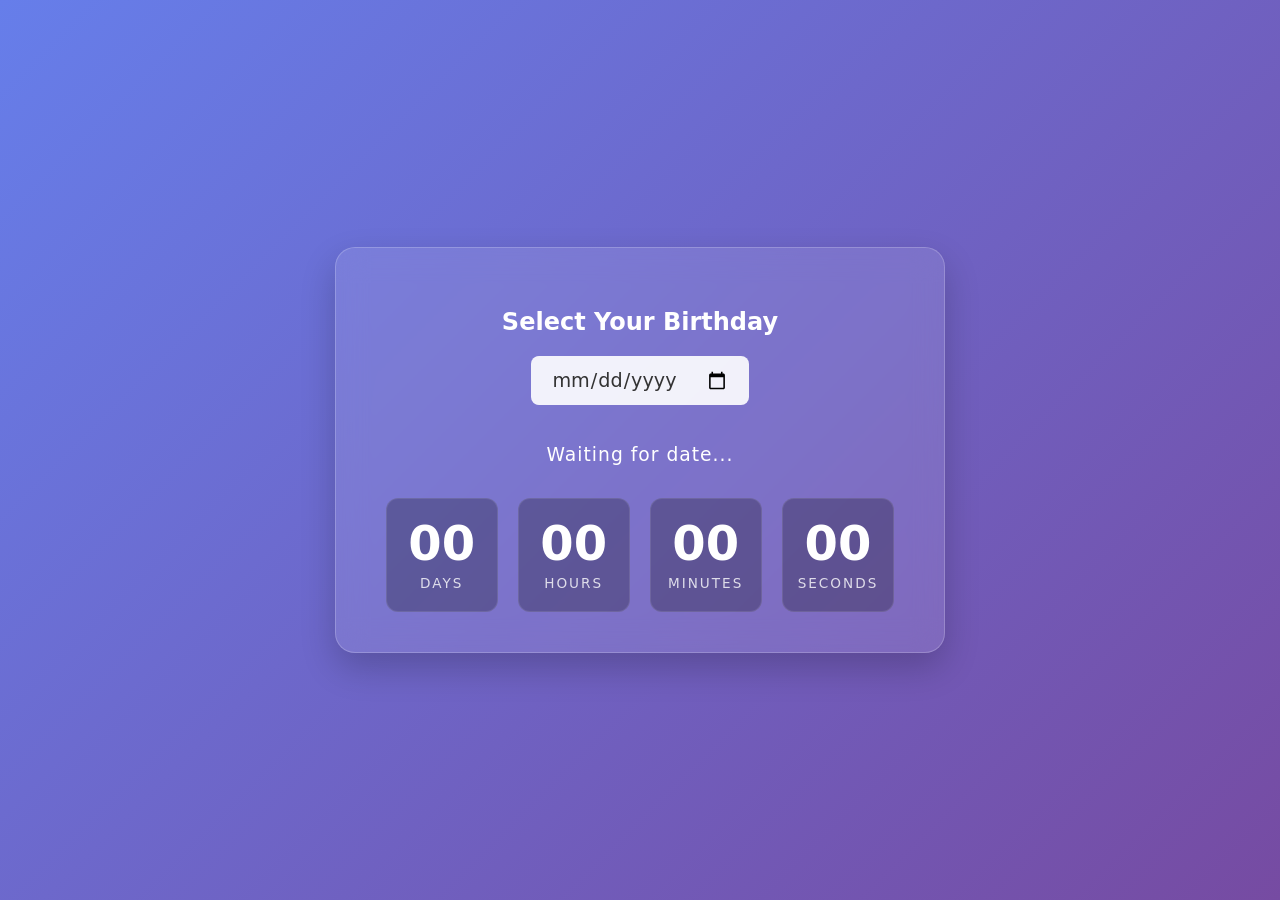
<file: Birthday counter/index.html>
<!DOCTYPE html>
<html lang="en">
<head>
    <meta charset="UTF-8">
    <meta name="viewport" content="width=device-width, initial-scale=1.0">
    <title>Perfect Birthday Countdown</title>
    <link rel="stylesheet" href="style.css">
</head>
<body>

    <div class="glass-panel">
        <h2>Select Your Birthday</h2>
        <input type="date" id="bday-input">
        
        <h3 id="message">Waiting for date...</h3>

        <div class="timer">
            <div class="time-box">
                <span id="days">00</span>
                <p>Days</p>
            </div>
            <div class="time-box">
                <span id="hours">00</span>
                <p>Hours</p>
            </div>
            <div class="time-box">
                <span id="minutes">00</span>
                <p>Minutes</p>
            </div>
            <div class="time-box">
                <span id="seconds">00</span>
                <p>Seconds</p>
            </div>
        </div>
    </div>

    <script src="script.js"></script>
</body>
</html>
</file>
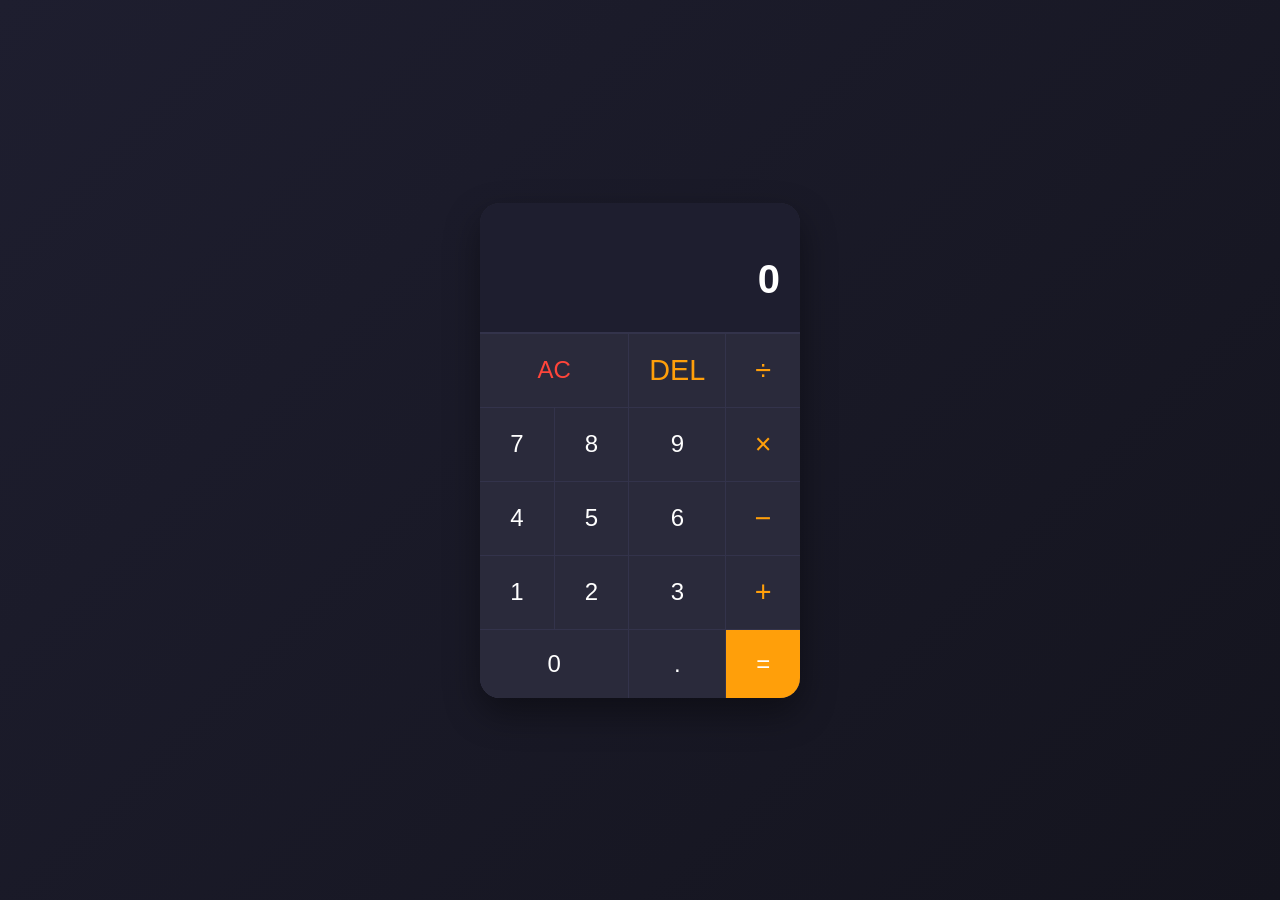
<file: Calculator/index.html>
<!DOCTYPE html>
<html lang="en">
<head>
    <meta charset="UTF-8">
    <meta name="viewport" content="width=device-width, initial-scale=1.0">
    <title>Calculator</title>
    <link rel="stylesheet" href="style.css">
</head>
<body>

    <div class="calculator">
        <div class="display">
            <div class="previous-operand" id="previous-operand"></div>
            <div class="current-operand" id="current-operand">0</div>
        </div>
        
        <div class="buttons">
            <button class="btn clear" id="clear">AC</button>
            <button class="btn operator" data-action="delete">DEL</button>
            <button class="btn operator" data-action="/">÷</button>
            
            <button class="btn number">7</button>
            <button class="btn number">8</button>
            <button class="btn number">9</button>
            <button class="btn operator" data-action="*">×</button>
            
            <button class="btn number">4</button>
            <button class="btn number">5</button>
            <button class="btn number">6</button>
            <button class="btn operator" data-action="-">−</button>
            
            <button class="btn number">1</button>
            <button class="btn number">2</button>
            <button class="btn number">3</button>
            <button class="btn operator" data-action="+">+</button>
            
            <button class="btn number zero">0</button>
            <button class="btn number">.</button>
            <button class="btn equal" id="equal">=</button>
        </div>
    </div>

    <script src="script.js"></script>
</body>
</html>
</file>
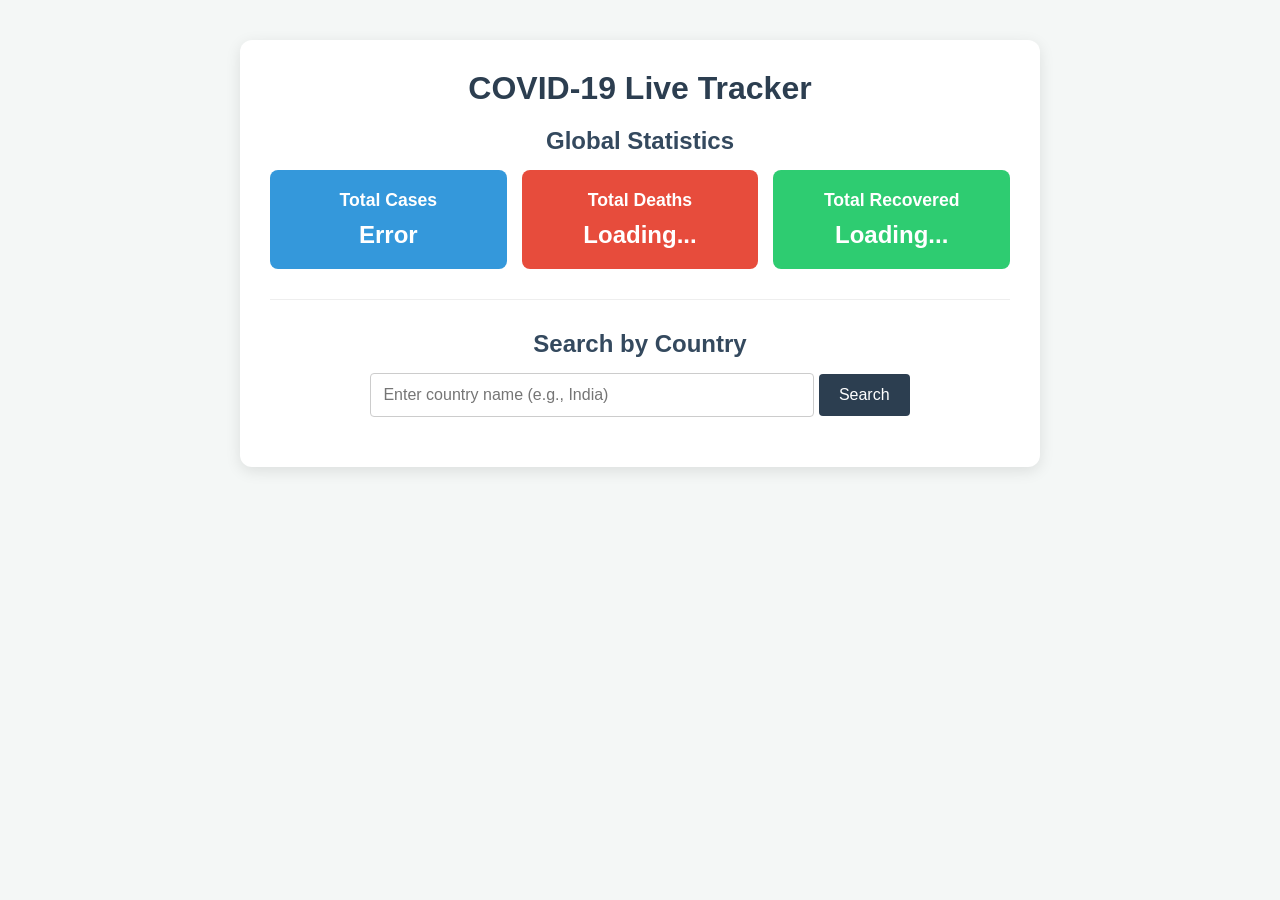
<file: Corona API/index.html>
<!DOCTYPE html>
<html lang="en">
<head>
    <meta charset="UTF-8">
    <meta name="viewport" content="width=device-width, initial-scale=1.0">
    <title>COVID-19 Tracker</title>
    <link rel="stylesheet" href="style.css">
</head>
<body>
    <div class="container">
        <h1>COVID-19 Live Tracker</h1>
        
        <h2>Global Statistics</h2>
        <div class="stats-container">
            <div class="card cases">
                <h3>Total Cases</h3>
                <p id="global-cases">Loading...</p>
            </div>
            <div class="card deaths">
                <h3>Total Deaths</h3>
                <p id="global-deaths">Loading...</p>
            </div>
            <div class="card recovered">
                <h3>Total Recovered</h3>
                <p id="global-recovered">Loading...</p>
            </div>
        </div>

        <hr>

        <h2>Search by Country</h2>
        <div class="search-box">
            <input type="text" id="country-input" placeholder="Enter country name (e.g., India)">
            <button id="search-btn">Search</button>
        </div>
        
        <div id="country-result" class="country-result hidden">
            <h3 id="country-name">Country Name</h3>
            <div class="stats-container">
                <div class="card cases">
                    <h4>Cases</h4>
                    <p id="country-cases">-</p>
                </div>
                <div class="card deaths">
                    <h4>Deaths</h4>
                    <p id="country-deaths">-</p>
                </div>
                <div class="card recovered">
                    <h4>Recovered</h4>
                    <p id="country-recovered">-</p>
                </div>
            </div>
        </div>
    </div>

    <script src="script.js"></script>
</body>
</html>
</file>
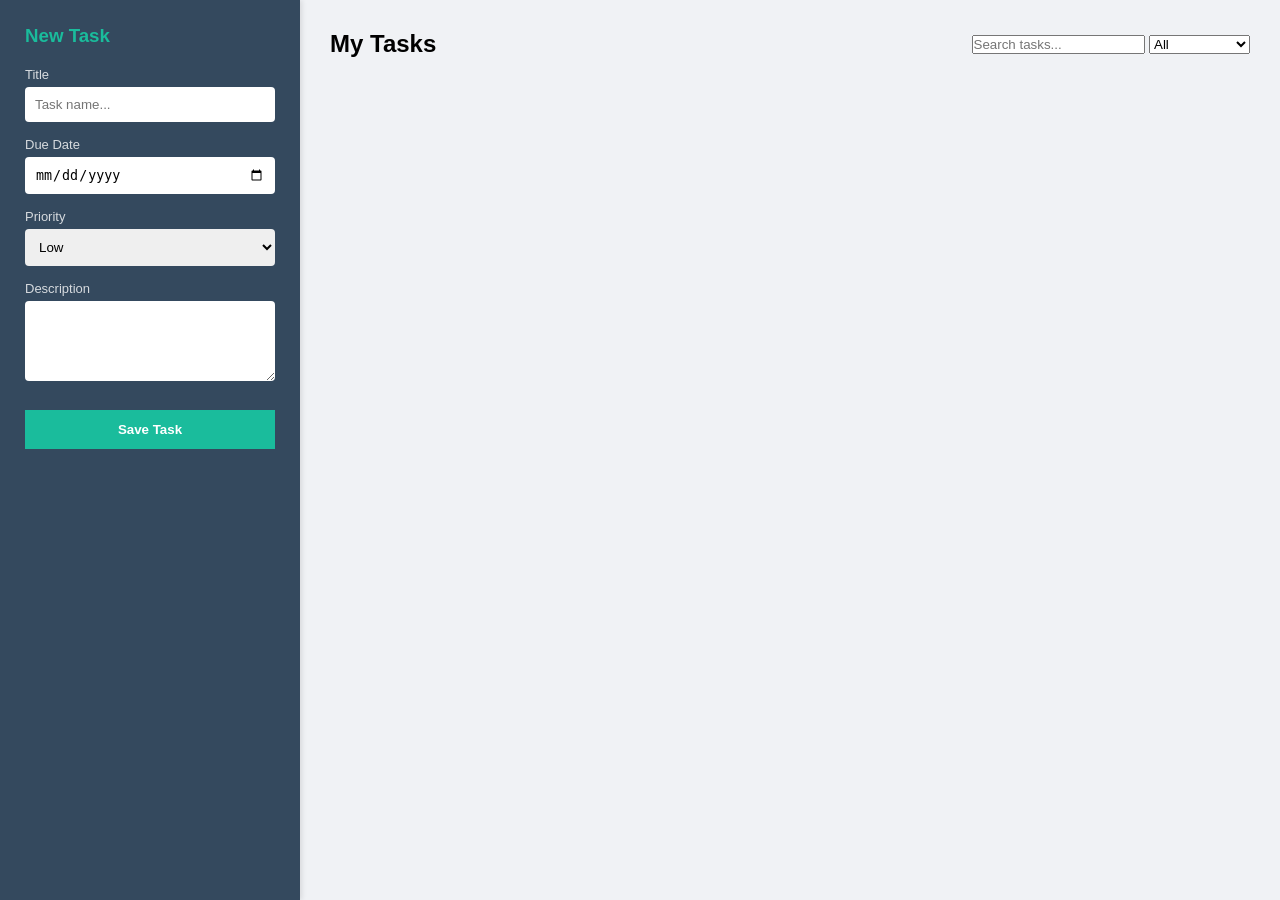
<file: Exam/index.html>
<!DOCTYPE html>
<html lang="hi">
<head>
    <meta charset="UTF-8">
    <title>Task Runner - Manager</title>
    <link rel="stylesheet" href="style.css">
</head>
<body>

<div class="main-wrapper">

    <aside class="sidebar">
        <h3>New Task</h3>
        <div class="input-box">
            <label>Title</label>
            <input type="text" id="inpTitle" placeholder="Task name...">
            
            <label>Due Date</label>
            <input type="date" id="inpDate">
            
            <label>Priority</label>
            <select id="inpPriority">
                <option value="low">Low</option>
                <option value="medium">Medium</option>
                <option value="high">High</option>
            </select>
            
            <label>Description</label>
            <textarea id="inpDesc" rows="4"></textarea>
            
            <button id="saveTaskBtn">Save Task</button>
        </div>
    </aside>

   
    <main class="content">
        <header class="top-bar">
            <h2>My Tasks</h2>
            <div class="search-box">
                <input type="text" id="searchBar" placeholder="Search tasks...">
                <select id="filterBy">
                    <option value="all">All</option>
                    <option value="high">High Only</option>
                    <option value="medium">Medium Only</option>
                    <option value="low">Low Only</option>
                </select>
            </div>
        </header>

        <div id="tasksGrid" class="grid-view">
         
        </div>
    </main>
</div>

<script src="script.js"></script>
</body>
</html>
</file>
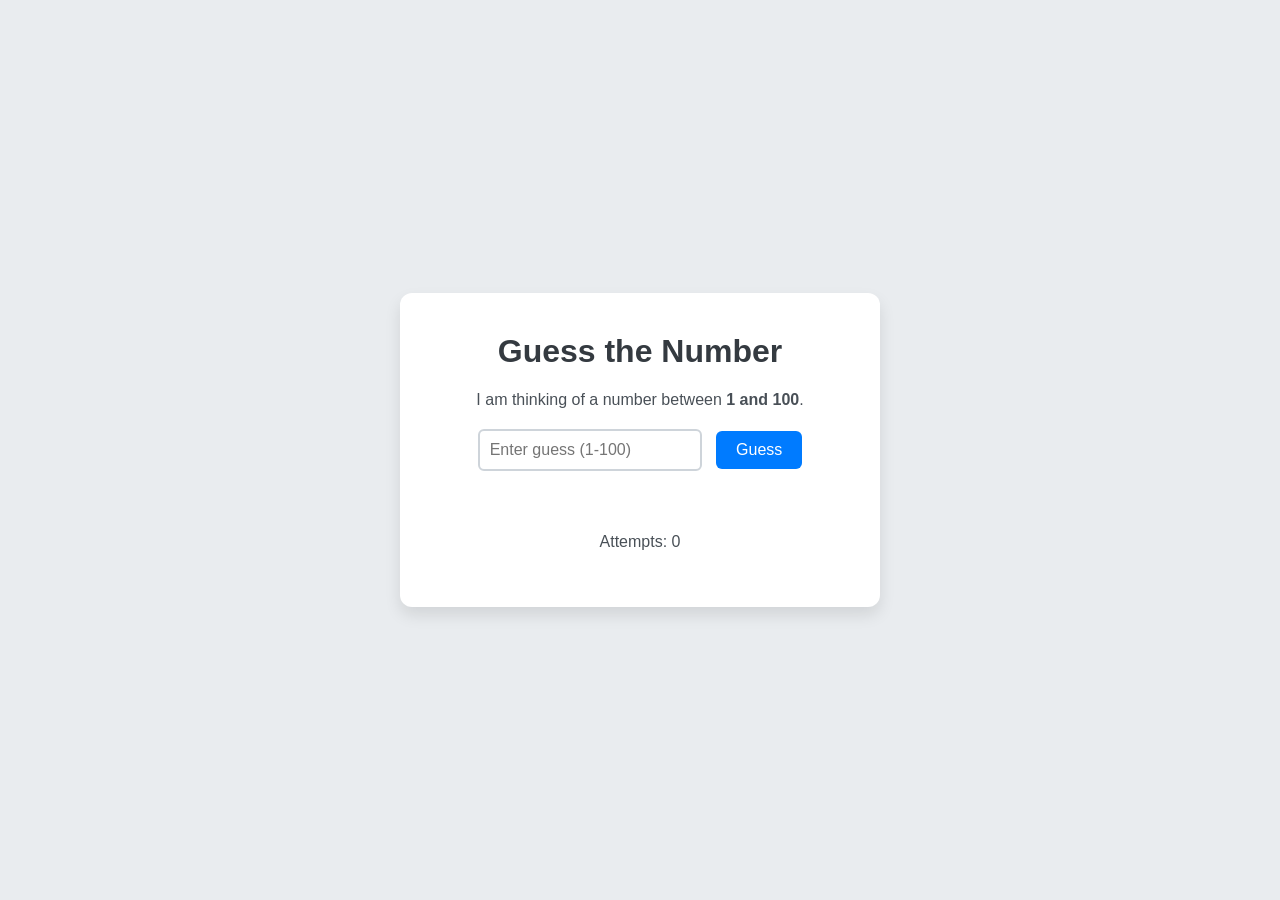
<file: Guess number/index.html>
<!DOCTYPE html>
<html lang="en">
<head>
  <meta charset="UTF-8">
  <meta name="viewport" content="width=device-width, initial-scale=1.0">
  <title>Guess the Number</title>
  <link rel="stylesheet" href="style.css">
</head>
<body>

  <div class="game-container">
    <h1>Guess the Number</h1>
    <p>I am thinking of a number between <strong>1 and 100</strong>.</p>
    
    <div class="input-section">
      <input type="number" id="guessInput" placeholder="Enter guess (1-100)" min="1" max="100">
      <button id="submitBtn">Guess</button>
    </div>

    <p id="message"></p>
    <p id="attempts">Attempts: 0</p>
    
    <button id="restartBtn" style="display: none;">Play Again</button>
  </div>

  <script src="script.js"></script>
</body>
</html>
</file>
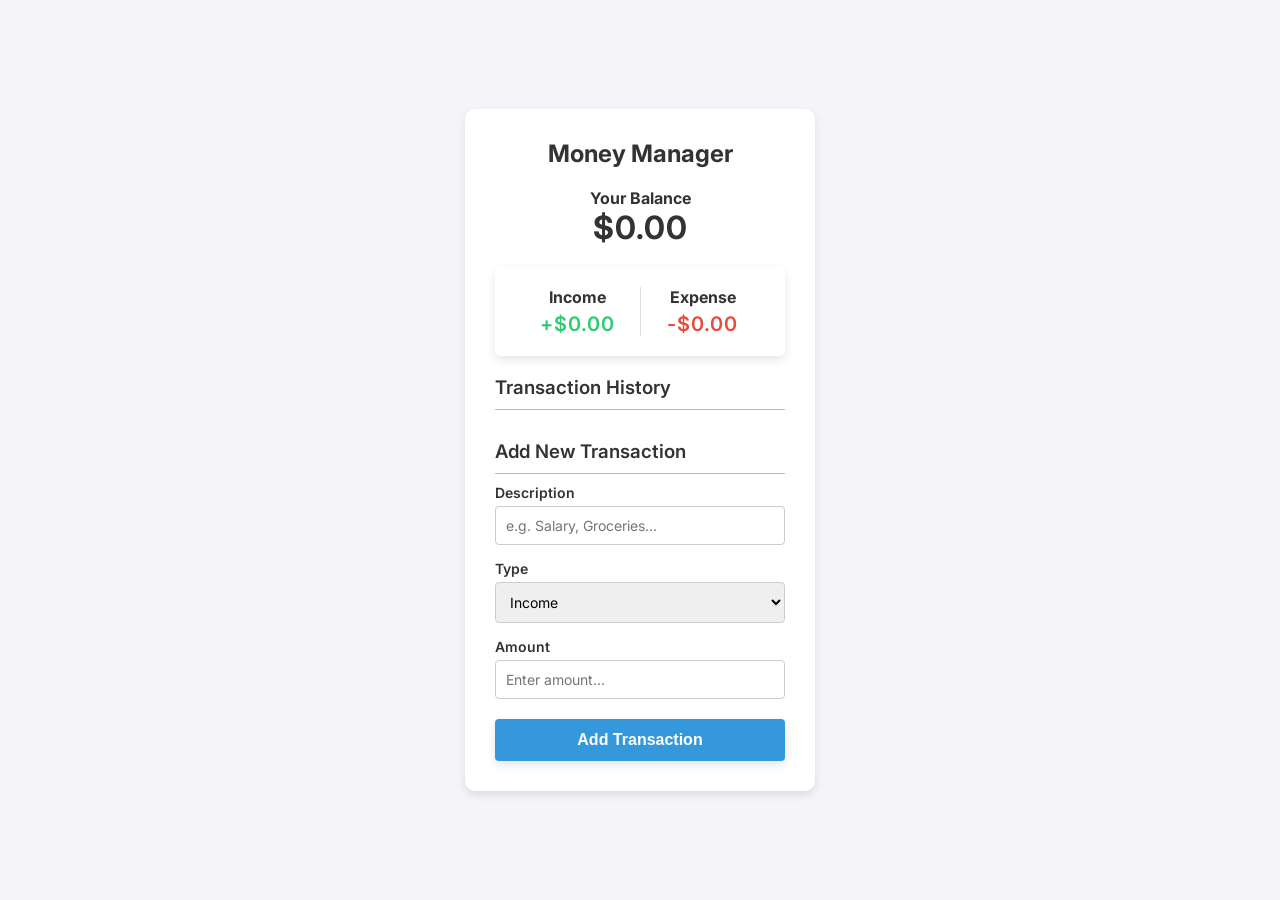
<file: Money manager/index.html>
<!DOCTYPE html>
<html lang="en">
<head>
    <meta charset="UTF-8">
    <meta name="viewport" content="width=device-width, initial-scale=1.0">
    <title>Money Manager</title>
    <link rel="stylesheet" href="style.css">
</head>
<body>
    <div class="container">
        <h2>Money Manager</h2>
        
        <div class="balance-container">
            <h4>Your Balance</h4>
            <h1 id="balance">$0.00</h1>
        </div>

        <div class="inc-exp-container">
            <div>
                <h4>Income</h4>
                <p id="money-plus" class="money plus">+$0.00</p>
            </div>
            <div>
                <h4>Expense</h4>
                <p id="money-minus" class="money minus">-$0.00</p>
            </div>
        </div>

        <h3>Transaction History</h3>
        <ul id="list" class="list">
            </ul>

        <h3>Add New Transaction</h3>
        <form id="form">
            <div class="form-control">
                <label for="text">Description</label>
                <input type="text" id="text" placeholder="e.g. Salary, Groceries..." required />
            </div>
            
            <div class="form-control">
                <label for="type">Type</label>
                <select id="type" required>
                    <option value="income">Income</option>
                    <option value="expense">Expense</option>
                </select>
            </div>

            <div class="form-control">
                <label for="amount">Amount</label>
                <input type="number" id="amount" placeholder="Enter amount..." min="0.01" step="0.01" required />
            </div>
            
            <button class="btn">Add Transaction</button>
        </form>
    </div>

    <script src="script.js"></script>
</body>
</html>
</file>
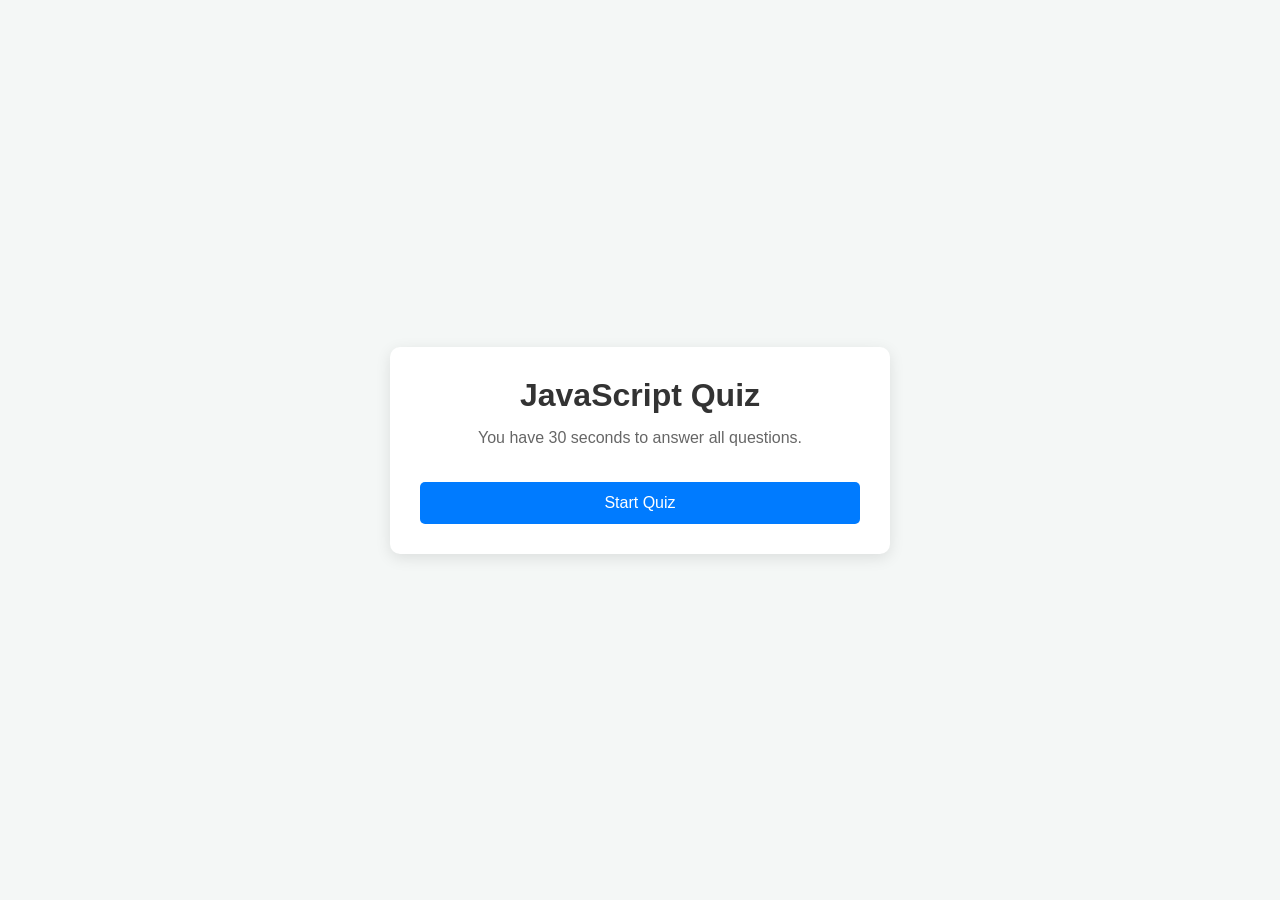
<file: Quiz with timer/index.html>
<!DOCTYPE html>
<html lang="en">
<head>
    <meta charset="UTF-8">
    <meta name="viewport" content="width=device-width, initial-scale=1.0">
    <title>Quiz App with Timer</title>
    <link rel="stylesheet" href="style.css">
</head>
<body>

    <div class="app-container">
        <div id="start-screen" class="screen active">
            <h1>JavaScript Quiz</h1>
            <p>You have 30 seconds to answer all questions.</p>
            <button id="start-btn" class="btn">Start Quiz</button>
        </div>

        <div id="quiz-screen" class="screen">
            <div class="header">
                <span id="question-tracker">Question 1 / 3</span>
                <span class="timer">Time Left: <span id="time">30</span>s</span>
            </div>
            
            <h2 id="question-text">Question goes here</h2>
            <div id="options-container">
                </div>
            
            <button id="next-btn" class="btn hide">Next Question</button>
        </div>

        <div id="result-screen" class="screen">
            <h2>Quiz Completed!</h2>
            <p>Your Final Score:</p>
            <h1 id="final-score">0/3</h1>
            <button id="restart-btn" class="btn">Restart Quiz</button>
        </div>
    </div>

    <script src="script.js"></script>
</body>
</html>
</file>
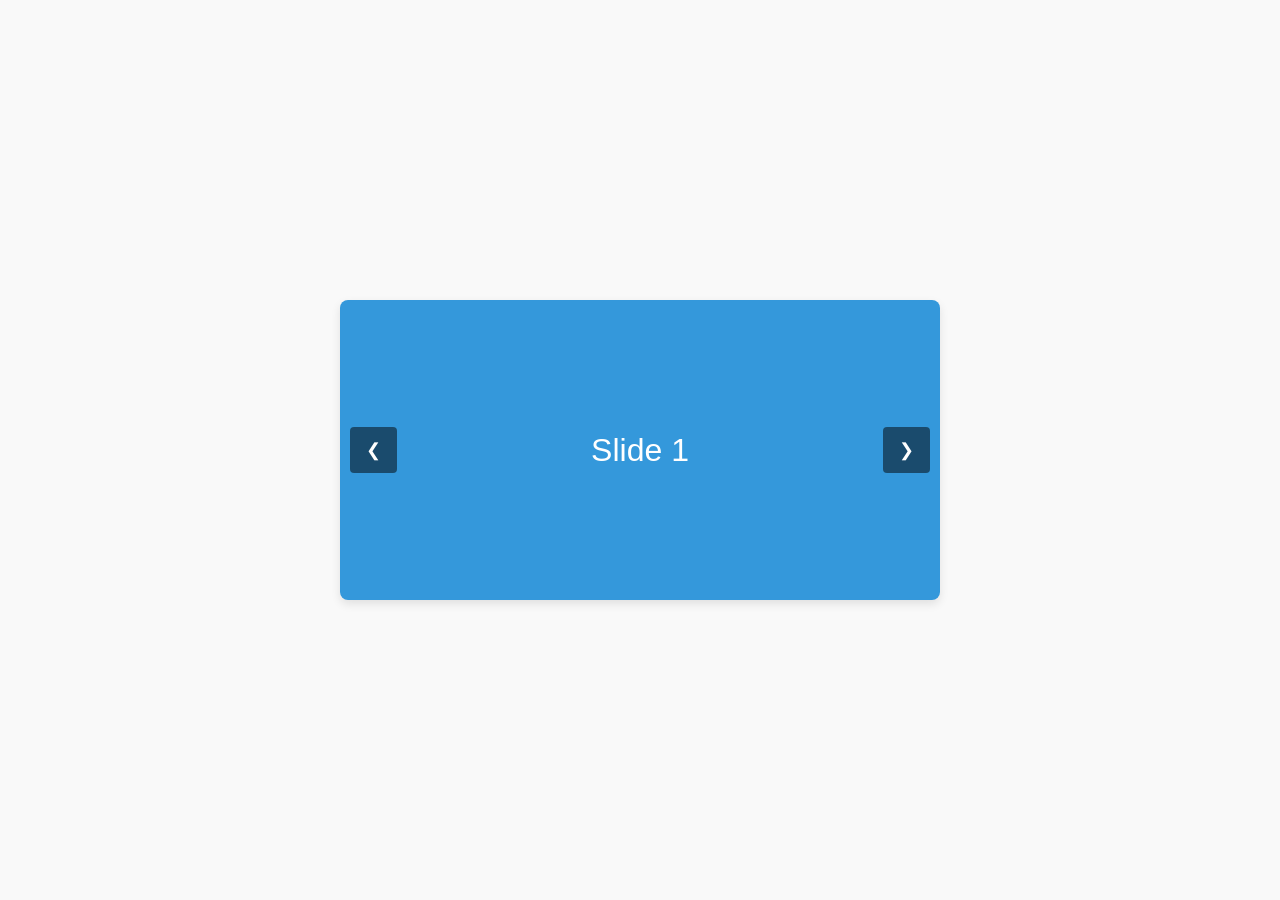
<file: Slider/index.html>
<!DOCTYPE html>
<html lang="en">
<head>
  <meta charset="UTF-8">
  <meta name="viewport" content="width=device-width, initial-scale=1.0">
  <title>JavaScript Slider</title>
  <link rel="stylesheet" href="style.css">
</head>
<body>

  <div class="slider-container">
    <div class="slider-wrapper" id="slider">
      <div class="slide">Slide 1</div>
      <div class="slide">Slide 2</div>
      <div class="slide">Slide 3</div>
    </div>

    <button class="nav-btn prev" onclick="moveSlide(-1)">&#10094;</button>
    <button class="nav-btn next" onclick="moveSlide(1)">&#10095;</button>
  </div>

  <script src="script.js"></script>
</body>
</html>
</file>
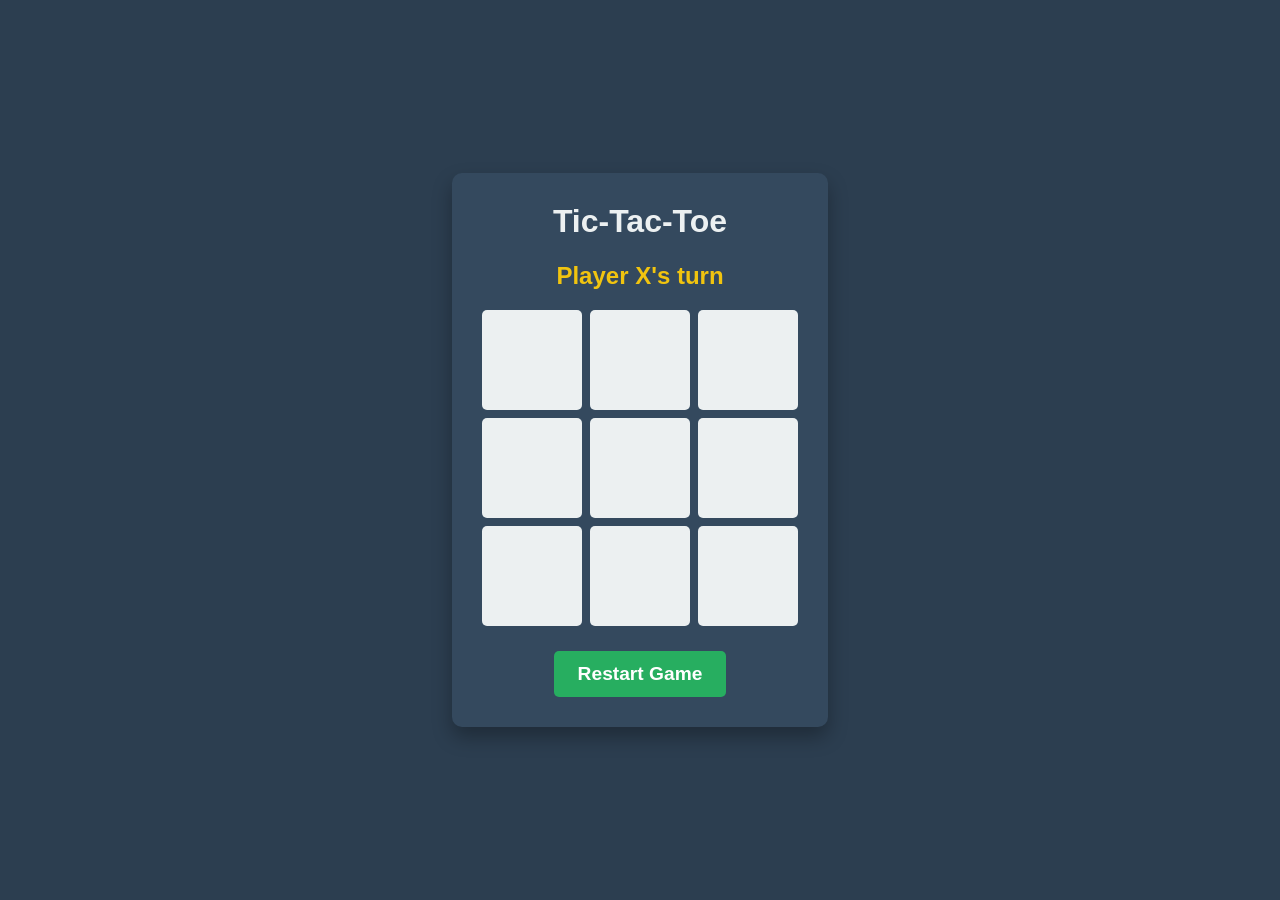
<file: Tic Toe Game/index.html>
<!DOCTYPE html>
<html lang="en">
<head>
    <meta charset="UTF-8">
    <meta name="viewport" content="width=device-width, initial-scale=1.0">
    <title>Tic-Tac-Toe</title>
    <link rel="stylesheet" href="style.css">
</head>
<body>
    <div class="game-container">
        <h1>Tic-Tac-Toe</h1>
        <div id="status">Player X's turn</div>
        
        <div class="board" id="board">
            <div class="cell" data-index="0"></div>
            <div class="cell" data-index="1"></div>
            <div class="cell" data-index="2"></div>
            <div class="cell" data-index="3"></div>
            <div class="cell" data-index="4"></div>
            <div class="cell" data-index="5"></div>
            <div class="cell" data-index="6"></div>
            <div class="cell" data-index="7"></div>
            <div class="cell" data-index="8"></div>
        </div>

        <button id="resetBtn">Restart Game</button>
    </div>

    <script src="script.js"></script>
</body>
</html>
</file>
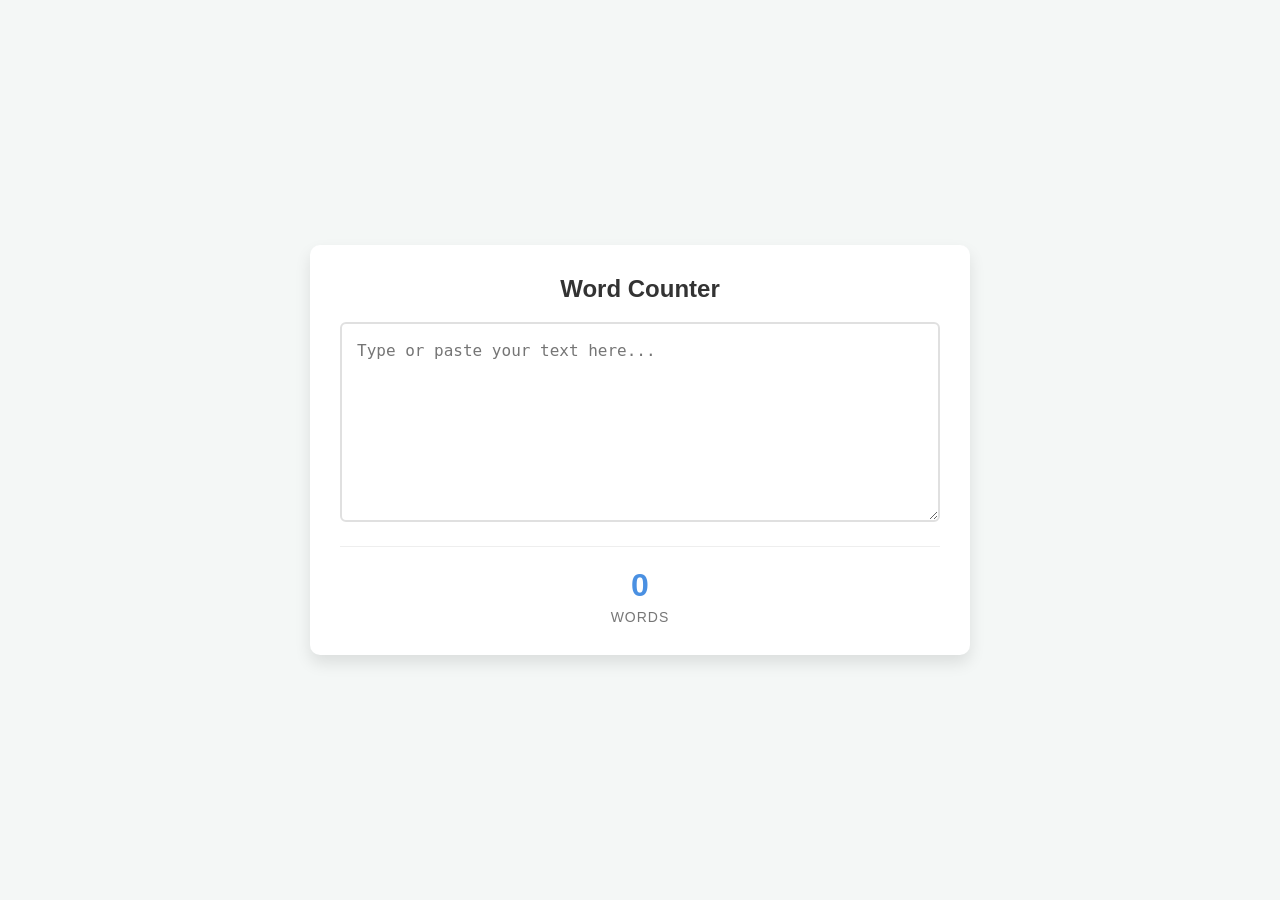
<file: Word counter/index.html>
<!DOCTYPE html>
<html lang="en">
<head>
  <meta charset="UTF-8">
  <meta name="viewport" content="width=device-width, initial-scale=1.0">
  <title>Word Counter</title>
  <link rel="stylesheet" href="style.css">
</head>
<body>

  <div class="container">
    <h2>Word Counter</h2>
    <textarea id="text-input" placeholder="Type or paste your text here..."></textarea>
    
    <div class="stats">
      <div class="stat-box">
        <span id="word-count">0</span>
        <p>Words</p>
      </div>
    </div>
  </div>

  <script src="script.js"></script>

</body>
</html>
</file>
<file: Birthday counter/style.css>
body {
    font-family: 'Segoe UI', system-ui, sans-serif;
    display: flex;
    justify-content: center;
    align-items: center;
    height: 100vh;
    margin: 0;
    background: linear-gradient(135deg, #667eea 0%, #764ba2 100%);
    color: #fff;
}

.glass-panel {
    background: rgba(255, 255, 255, 0.1);
    backdrop-filter: blur(15px);
    -webkit-backdrop-filter: blur(15px);
    padding: 40px 50px;
    border-radius: 20px;
    border: 1px solid rgba(255, 255, 255, 0.2);
    box-shadow: 0 15px 35px rgba(0, 0, 0, 0.2);
    text-align: center;
}

input[type="date"] {
    padding: 12px 20px;
    font-size: 1.2rem;
    border: none;
    border-radius: 8px;
    margin-bottom: 20px;
    background: rgba(255, 255, 255, 0.9);
    color: #333;
    cursor: pointer;
    outline: none;
    font-family: inherit;
}

#message {
    margin-bottom: 30px;
    font-weight: 500;
    letter-spacing: 1px;
    min-height: 24px; 
}

.timer {
    display: flex;
    gap: 20px;
    justify-content: center;
}

.time-box {
    background: rgba(0, 0, 0, 0.25);
    padding: 20px 15px;
    border-radius: 12px;
    min-width: 80px;
    display: flex;
    flex-direction: column;
    align-items: center;
    border: 1px solid rgba(255, 255, 255, 0.1);
}

.time-box span {
    font-size: 3rem;
    font-weight: 700;
    line-height: 1;
    font-variant-numeric: tabular-nums; 
}

.time-box p {
    margin: 8px 0 0;
    font-size: 0.85rem;
    text-transform: uppercase;
    letter-spacing: 2px;
    color: rgba(255, 255, 255, 0.8);
}
</file>
<file: Calculator/style.css>
* {
    box-sizing: border-box;
    margin: 0;
    padding: 0;
    font-family: 'Segoe UI', Tahoma, Geneva, Verdana, sans-serif;
}

body {
    display: flex;
    justify-content: center;
    align-items: center;
    min-height: 100vh;
    background: linear-gradient(135deg, #1e1e2f, #14141e);
}

.calculator {
    background-color: #2a2a3b;
    border-radius: 20px;
    box-shadow: 0 15px 35px rgba(0, 0, 0, 0.4);
    width: 320px;
    overflow: hidden;
}

.display {
    background-color: #1e1e2f;
    padding: 30px 20px;
    text-align: right;
    display: flex;
    flex-direction: column;
    justify-content: flex-end;
    min-height: 120px;
    border-bottom: 2px solid #33334b;
}

.previous-operand {
    color: #8b8b99;
    font-size: 1.2rem;
    min-height: 1.5rem;
}

.current-operand {
    color: #ffffff;
    font-size: 2.5rem;
    font-weight: 600;
    word-wrap: break-word;
    word-break: break-all;
}

.buttons {
    display: grid;
    grid-template-columns: repeat(4, 1fr);
    gap: 1px;
    background-color: #33334b;
}

.btn {
    border: none;
    outline: none;
    background-color: #2a2a3b;
    color: #ffffff;
    font-size: 1.5rem;
    padding: 20px;
    cursor: pointer;
    transition: background-color 0.2s, filter 0.2s;
}

.btn:hover {
    background-color: #38384f;
}

.btn:active {
    filter: brightness(0.8);
}

.operator {
    color: #ff9f0a;
    font-size: 1.8rem;
    background-color: #2a2a3b;
}

.clear {
    grid-column: span 2;
    color: #ff453a;
}

.zero {
    grid-column: span 2;
}

.equal {
    background-color: #ff9f0a;
    color: white;
}

.equal:hover {
    background-color: #ffb03a;
}
</file>
<file: Corona API/style.css>
* {
    box-sizing: border-box;
    margin: 0;
    padding: 0;
    font-family: 'Segoe UI', Tahoma, Geneva, Verdana, sans-serif;
}

body {
    background-color: #f4f7f6;
    color: #333;
    display: flex;
    justify-content: center;
    padding: 40px 20px;
}

.container {
    background: #fff;
    padding: 30px;
    border-radius: 12px;
    box-shadow: 0 4px 15px rgba(0,0,0,0.1);
    max-width: 800px;
    width: 100%;
    text-align: center;
}

h1 {
    color: #2c3e50;
    margin-bottom: 20px;
}

h2 {
    color: #34495e;
    margin-bottom: 15px;
    margin-top: 20px;
}

.stats-container {
    display: flex;
    justify-content: space-between;
    gap: 15px;
    margin-bottom: 20px;
}

.card {
    flex: 1;
    padding: 20px;
    border-radius: 8px;
    color: white;
}

.card h3, .card h4 {
    margin-bottom: 10px;
    font-size: 1.1rem;
}

.card p {
    font-size: 1.5rem;
    font-weight: bold;
}

/* Card Colors */
.cases { background-color: #3498db; }
.deaths { background-color: #e74c3c; }
.recovered { background-color: #2ecc71; }

hr {
    border: 0;
    height: 1px;
    background: #eee;
    margin: 30px 0;
}

.search-box {
    margin-bottom: 20px;
}

input {
    padding: 12px;
    width: 60%;
    border: 1px solid #ccc;
    border-radius: 4px;
    font-size: 1rem;
}

button {
    padding: 12px 20px;
    background-color: #2c3e50;
    color: white;
    border: none;
    border-radius: 4px;
    font-size: 1rem;
    cursor: pointer;
    transition: background 0.3s;
}

button:hover {
    background-color: #1a252f;
}

.hidden {
    display: none;
}

@media (max-width: 600px) {
    .stats-container {
        flex-direction: column;
    }
    input {
        width: 100%;
        margin-bottom: 10px;
    }
}
</file>
<file: Exam/style.css>
* { margin: 0; padding: 0; box-sizing: border-box; }
body { font-family: 'Segoe UI', sans-serif; background: #f0f2f5; }

.main-wrapper { display: flex; height: 100vh; }

.sidebar { width: 300px; background: #34495e; color: white; padding: 25px; box-shadow: 2px 0 5px rgba(0,0,0,0.1); }
.sidebar h3 { margin-bottom: 20px; color: #1abc9c; }

.input-box label { display: block; margin-top: 15px; font-size: 13px; opacity: 0.8; }
.input-box input, .input-box select, .input-box textarea { 
    width: 100%; padding: 10px; margin-top: 5px; border-radius: 4px; border: none; 
}

#saveTaskBtn { width: 100%; margin-top: 25px; padding: 12px; background: #1abc9c; border: none; color: white; cursor: pointer; font-weight: bold; }

.content { flex: 1; padding: 30px; overflow-y: auto; }
.top-bar { display: flex; justify-content: space-between; align-items: center; margin-bottom: 30px; }

.grid-view { display: grid; grid-template-columns: repeat(auto-fill, minmax(250px, 1fr)); gap: 20px; }

.task-node { background: white; padding: 20px; border-radius: 10px; position: relative; border-top: 8px solid #ddd; }
.task-node.high { border-top-color: #ff4757; }
.task-node.medium { border-top-color: #ffa502; }
.task-node.low { border-top-color: #2ed573; }

.node-btns { margin-top: 15px; display: flex; gap: 10px; }
.node-btns button { border: none; background: #eee; padding: 5px 10px; border-radius: 3px; cursor: pointer; font-size: 12px; }
.del-btn:hover { background: #ff4757; color: white; }
</file>
<file: Guess number/style.css>
/* style.css */
body {
  font-family: 'Segoe UI', Tahoma, Geneva, Verdana, sans-serif;
  background-color: #e9ecef;
  display: flex;
  justify-content: center;
  align-items: center;
  height: 100vh;
  margin: 0;
}

.game-container {
  background-color: white;
  padding: 40px;
  border-radius: 12px;
  box-shadow: 0 8px 16px rgba(0, 0, 0, 0.1);
  text-align: center;
  max-width: 400px;
  width: 90%;
}

h1 {
  color: #343a40;
  margin-top: 0;
}

p {
  color: #495057;
  font-size: 16px;
}

.input-section {
  margin: 20px 0;
}

input {
  padding: 10px;
  font-size: 16px;
  width: 50%;
  border: 2px solid #ced4da;
  border-radius: 6px;
  margin-right: 10px;
  outline: none;
}

input:focus {
  border-color: #007bff;
}

button {
  padding: 10px 20px;
  font-size: 16px;
  background-color: #007bff;
  color: white;
  border: none;
  border-radius: 6px;
  cursor: pointer;
  transition: background-color 0.2s ease;
}

button:hover {
  background-color: #0056b3;
}

button:disabled {
  background-color: #6c757d;
  cursor: not-allowed;
}

#message {
  font-weight: bold;
  font-size: 18px;
  min-height: 24px; 
}

.success { color: #28a745; }
.error { color: #dc3545; }
.warning { color: #fd7e14; }

#restartBtn {
  background-color: #28a745;
  margin-top: 15px;
}

#restartBtn:hover {
  background-color: #218838;
}
</file>
<file: Money manager/style.css>
@import url('https://fonts.googleapis.com/css2?family=Inter:wght@400;600;700&display=swap');

:root {
    --bg-color: #f4f4f9;
    --box-shadow: 0 4px 10px rgba(0, 0, 0, 0.1);
    --income-color: #2ecc71;
    --expense-color: #e74c3c;
    --text-color: #333;
}

* {
    box-sizing: border-box;
    margin: 0;
    padding: 0;
}

body {
    background-color: var(--bg-color);
    font-family: 'Inter', sans-serif;
    display: flex;
    justify-content: center;
    align-items: center;
    min-height: 100vh;
    color: var(--text-color);
}

.container {
    background: #fff;
    padding: 30px;
    border-radius: 10px;
    box-shadow: var(--box-shadow);
    width: 350px;
}

h2 {
    text-align: center;
    margin-bottom: 20px;
    font-weight: 700;
}

h3 {
    border-bottom: 1px solid #bbb;
    padding-bottom: 10px;
    margin: 20px 0 10px;
    font-weight: 600;
}

.balance-container {
    text-align: center;
    margin-bottom: 20px;
}

.balance-container h1 {
    font-size: 32px;
    letter-spacing: 1px;
}

.inc-exp-container {
    background-color: #fff;
    box-shadow: var(--box-shadow);
    padding: 20px;
    display: flex;
    justify-content: space-between;
    margin: 20px 0;
    border-radius: 5px;
}

.inc-exp-container > div {
    flex: 1;
    text-align: center;
}

.inc-exp-container > div:first-of-type {
    border-right: 1px solid #dedede;
}

.money {
    font-size: 20px;
    font-weight: 600;
    letter-spacing: 1px;
    margin-top: 5px;
}

.money.plus {
    color: var(--income-color);
}

.money.minus {
    color: var(--expense-color);
}


.list {
    list-style-type: none;
    margin-bottom: 20px;
    max-height: 200px;
    overflow-y: auto;
}

.list li {
    background-color: #fff;
    box-shadow: var(--box-shadow);
    color: var(--text-color);
    display: flex;
    justify-content: space-between;
    position: relative;
    padding: 10px;
    margin: 10px 0;
    border-radius: 3px;
}

.list li.plus {
    border-right: 5px solid var(--income-color);
}

.list li.minus {
    border-right: 5px solid var(--expense-color);
}

.delete-btn {
    cursor: pointer;
    background-color: var(--expense-color);
    border: 0;
    color: #fff;
    font-size: 16px;
    line-height: 20px;
    padding: 2px 8px;
    position: absolute;
    top: 50%;
    left: -30px;
    transform: translateY(-50%);
    opacity: 0;
    transition: opacity 0.3s ease;
    border-radius: 3px;
}

.list li:hover .delete-btn {
    opacity: 1;
}


.form-control {
    margin-bottom: 15px;
}

.form-control label {
    display: block;
    margin-bottom: 5px;
    font-weight: 600;
    font-size: 14px;
}

input[type="text"],
input[type="number"],
select {
    border: 1px solid #ccc;
    border-radius: 4px;
    padding: 10px;
    width: 100%;
    font-family: inherit;
    font-size: 14px;
}

.btn {
    cursor: pointer;
    background-color: #3498db;
    box-shadow: var(--box-shadow);
    color: #fff;
    border: 0;
    display: block;
    font-size: 16px;
    margin-top: 20px;
    padding: 12px;
    width: 100%;
    border-radius: 4px;
    font-weight: 600;
    transition: background-color 0.3s;
}

.btn:hover {
    background-color: #2980b9;
}
</file>
<file: Quiz with timer/style.css>
* {
    box-sizing: border-box;
    margin: 0;
    padding: 0;
    font-family: 'Segoe UI', Tahoma, Geneva, Verdana, sans-serif;
}

body {
    background-color: #f4f7f6;
    display: flex;
    justify-content: center;
    align-items: center;
    min-height: 100vh;
}

.app-container {
    background-color: white;
    width: 100%;
    max-width: 500px;
    padding: 30px;
    border-radius: 10px;
    box-shadow: 0 4px 15px rgba(0,0,0,0.1);
    text-align: center;
}

.screen {
    display: none; /* Hide all screens by default */
}

.screen.active {
    display: block; /* Only show active screen */
}

.header {
    display: flex;
    justify-content: space-between;
    margin-bottom: 20px;
    font-weight: bold;
    color: #555;
}

.timer {
    color: #d9534f;
}

h1 { margin-bottom: 15px; color: #333; }
h2 { margin-bottom: 20px; color: #333; font-size: 1.2rem; }
p { margin-bottom: 20px; color: #666; }

.btn {
    background-color: #007bff;
    color: white;
    border: none;
    padding: 12px 20px;
    font-size: 1rem;
    border-radius: 5px;
    cursor: pointer;
    transition: background-color 0.3s ease;
    width: 100%;
    margin-top: 15px;
}

.btn:hover { background-color: #0056b3; }

.option-btn {
    background-color: #f8f9fa;
    color: #333;
    border: 2px solid #e9ecef;
    padding: 12px;
    width: 100%;
    margin-bottom: 10px;
    border-radius: 5px;
    cursor: pointer;
    font-size: 1rem;
    transition: all 0.2s;
    text-align: left;
}

.option-btn:hover {
    background-color: #e2e6ea;
    border-color: #dae0e5;
}

/* State classes applied via JS */
.option-btn.correct {
    background-color: #d4edda;
    border-color: #c3e6cb;
    color: #155724;
}

.option-btn.wrong {
    background-color: #f8d7da;
    border-color: #f5c6cb;
    color: #721c24;
}

.hide { display: none; }
</file>
<file: Slider/style.css>
/* style.css */
body {
  font-family: sans-serif;
  display: flex;
  justify-content: center;
  align-items: center;
  height: 100vh;
  margin: 0;
  background-color: #f9f9f9;
}

.slider-container {
  width: 80%;
  max-width: 600px;
  position: relative;
  overflow: hidden; /* Hides the slides outside the container */
  border-radius: 8px;
  box-shadow: 0 4px 10px rgba(0,0,0,0.1);
}

.slider-wrapper {
  display: flex;
  transition: transform 0.4s ease-in-out; /* Creates the smooth sliding animation */
  width: 100%;
}

.slide {
  min-width: 100%; /* Forces each slide to take up the full container width */
  height: 300px;
  display: flex;
  align-items: center;
  justify-content: center;
  font-size: 2rem;
  background-color: #3498db;
  color: white;
  box-sizing: border-box;
}

/* Give alternate slides different colors for visibility */
.slide:nth-child(even) {
  background-color: #2ecc71;
}

/* Navigation Buttons Styling */
.nav-btn {
  position: absolute;
  top: 50%;
  transform: translateY(-50%);
  background-color: rgba(0, 0, 0, 0.5);
  color: white;
  border: none;
  padding: 12px 16px;
  cursor: pointer;
  font-size: 18px;
  border-radius: 4px;
  transition: background 0.3s;
}

.nav-btn:hover {
  background-color: rgba(0, 0, 0, 0.8);
}

.prev {
  left: 10px;
}

.next {
  right: 10px;
}
</file>
<file: Tic Toe Game/style.css>
* {
    box-sizing: border-box;
}

body {
    font-family: 'Segoe UI', Tahoma, Geneva, Verdana, sans-serif;
    display: flex;
    justify-content: center;
    align-items: center;
    height: 100vh;
    margin: 0;
    background-color: #2c3e50;
    color: #ecf0f1;
}

.game-container {
    text-align: center;
    background: #34495e;
    padding: 30px;
    border-radius: 10px;
    box-shadow: 0 10px 20px rgba(0,0,0,0.3);
}

h1 {
    margin-top: 0;
    color: #ecf0f1;
}

#status {
    font-size: 1.5rem;
    margin-bottom: 20px;
    font-weight: bold;
    color: #f1c40f;
}

.board {
    display: grid;
    grid-template-columns: repeat(3, 100px);
    grid-template-rows: repeat(3, 100px);
    gap: 8px;
    margin: 0 auto 25px;
}

.cell {
    width: 100px;
    height: 100px;
    background-color: #ecf0f1;
    border-radius: 5px;
    display: flex;
    justify-content: center;
    align-items: center;
    font-size: 4rem;
    font-weight: bold;
    cursor: pointer;
    transition: background-color 0.2s ease;
}

.cell:hover {
    background-color: #bdc3c7;
}


.cell.x {
    color: #e74c3c;
}

.cell.o {
    color: #2980b9;
}

button {
    padding: 12px 24px;
    font-size: 1.2rem;
    cursor: pointer;
    background-color: #27ae60;
    color: white;
    border: none;
    border-radius: 5px;
    font-weight: bold;
    transition: background-color 0.2s ease;
}

button:hover {
    background-color: #2ecc71;
}
</file>
<file: Word counter/style.css>
body {
  font-family: 'Segoe UI', Tahoma, Geneva, Verdana, sans-serif;
  background-color: #f4f7f6;
  display: flex;
  justify-content: center;
  align-items: center;
  height: 100vh;
  margin: 0;
}

.container {
  background: #ffffff;
  padding: 30px;
  border-radius: 10px;
  box-shadow: 0 8px 16px rgba(0,0,0,0.1);
  width: 90%;
  max-width: 600px;
}

h2 {
  margin-top: 0;
  color: #333;
  text-align: center;
}

textarea {
  width: 100%;
  height: 200px;
  padding: 15px;
  box-sizing: border-box;
  border: 2px solid #e0e0e0;
  border-radius: 6px;
  resize: vertical;
  font-size: 16px;
  line-height: 1.5;
  transition: border-color 0.3s;
}

textarea:focus {
  outline: none;
  border-color: #4A90E2;
}

.stats {
  display: flex;
  justify-content: center; 
  margin-top: 20px;
  padding-top: 20px;
  border-top: 1px solid #eee;
}

.stat-box {
  text-align: center;
}

.stat-box span {
  display: block;
  font-size: 32px;
  font-weight: bold;
  color: #4A90E2;
}

.stat-box p {
  margin: 5px 0 0;
  color: #777;
  font-size: 14px;
  text-transform: uppercase;
  letter-spacing: 1px;
}
</file>
